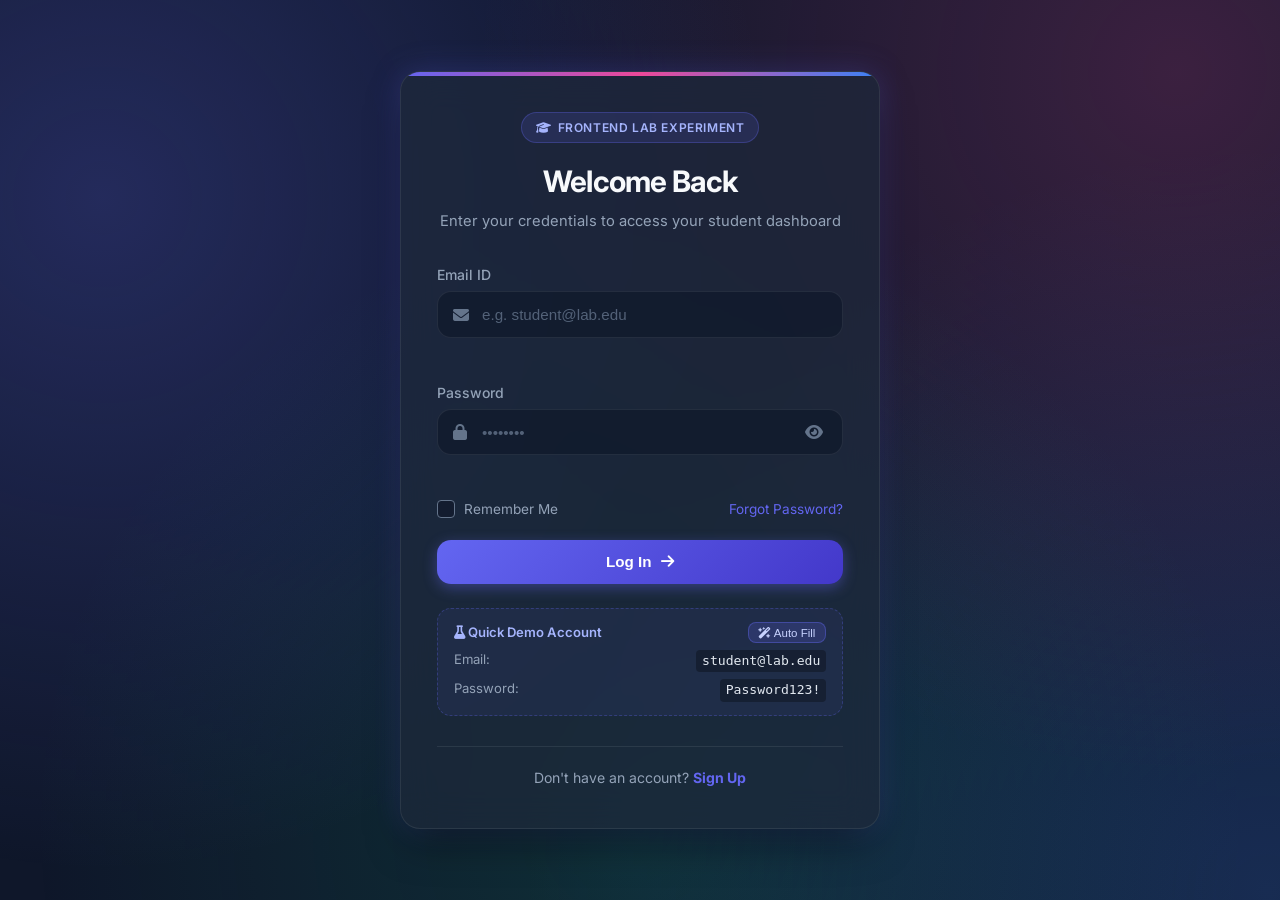
<file: index.html>
<!DOCTYPE html>
<html lang="en">
<head>
  <meta charset="UTF-8">
  <meta name="viewport" content="width=device-width, initial-scale=1.0">
  <title>Frontend Development Frameworks - Lab Experiment</title>
  <link rel="preconnect" href="https://fonts.googleapis.com">
  <link rel="preconnect" href="https://fonts.gstatic.com" crossorigin>
  <link href="https://fonts.googleapis.com/css2?family=Inter:wght@400;600;700&display=swap" rel="stylesheet">
  <link rel="stylesheet" href="css/style.css">
  <script>
    (function() {
      // Check for active user session
      const session = sessionStorage.getItem('lab_current_session') || localStorage.getItem('lab_current_session');
      if (session) {
        window.location.replace('dashboard.html');
      } else {
        window.location.replace('login.html');
      }
    })();
  </script>
</head>
<body style="display: flex; align-items: center; justify-content: center; min-height: 100vh; text-align: center; padding: 2rem;">
  <div class="auth-card" style="max-width: 420px; text-align: center;">
    <h2 style="margin-bottom: 0.5rem;">Frontend Frameworks Lab</h2>
    <p style="color: var(--text-secondary); margin-bottom: 1.5rem; font-size: 0.9rem;">
      Redirecting you to the authentication portal...
    </p>
    <div style="display: flex; gap: 0.75rem; justify-content: center;">
      <a href="login.html" class="btn btn-primary" style="width: auto;">Go to Login</a>
      <a href="signup.html" class="btn btn-secondary" style="width: auto;">Go to Sign Up</a>
    </div>
  </div>
</body>
</html>
</file>
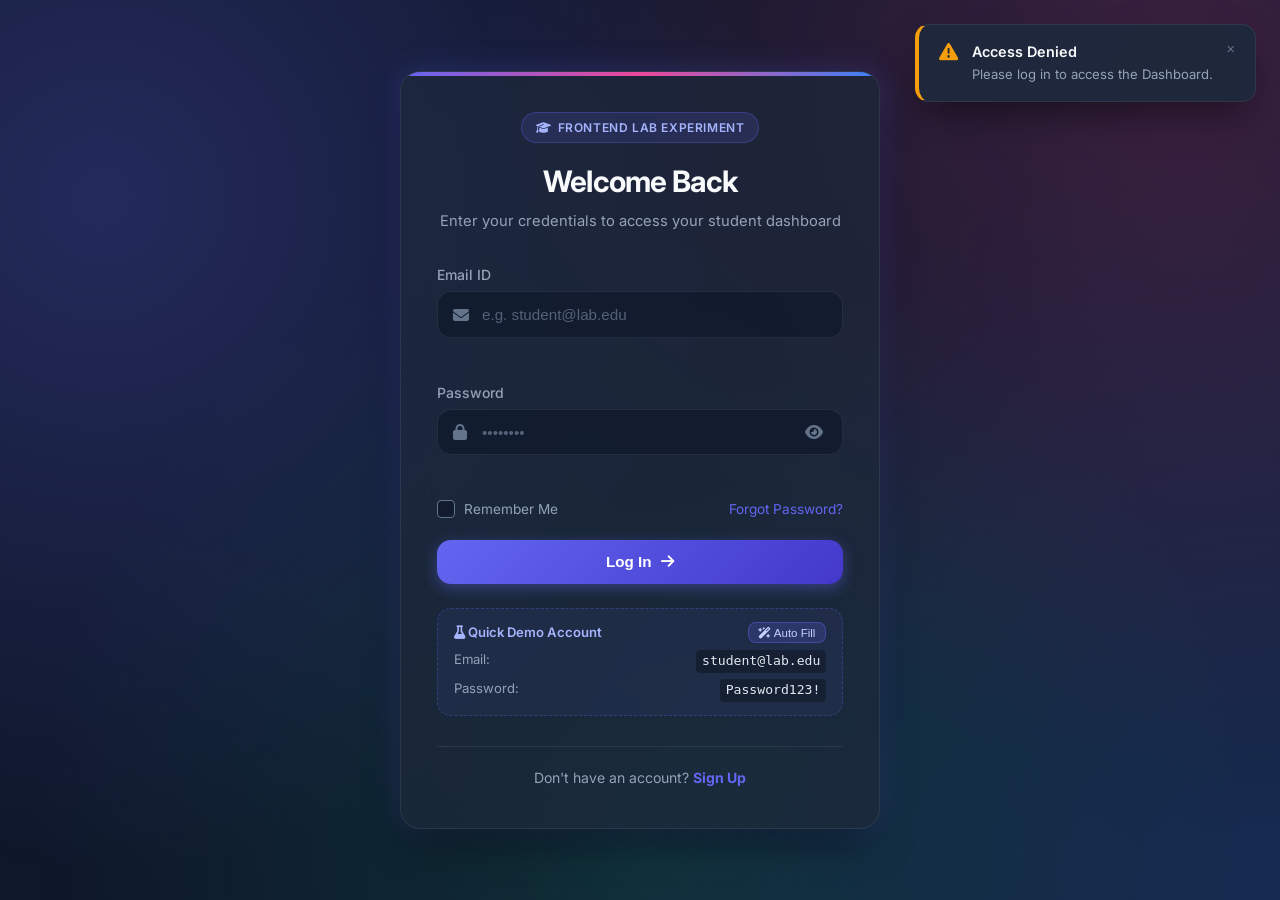
<file: dashboard.html>
<!DOCTYPE html>
<html lang="en">
<head>
  <meta charset="UTF-8">
  <meta name="viewport" content="width=device-width, initial-scale=1.0">
  <title>Dashboard - Student Portal</title>
  <!-- Google Fonts: Inter -->
  <link rel="preconnect" href="https://fonts.googleapis.com">
  <link rel="preconnect" href="https://fonts.gstatic.com" crossorigin>
  <link href="https://fonts.googleapis.com/css2?family=Inter:wght@400;500;600;700;800&display=swap" rel="stylesheet">
  <!-- Font Awesome 6.5.1 CDN -->
  <link rel="stylesheet" href="https://cdnjs.cloudflare.com/ajax/libs/font-awesome/6.5.1/css/all.min.css">
  <!-- Custom Stylesheet -->
  <link rel="stylesheet" href="css/style.css">
  <!-- Immediate Auth Guard to avoid content flash -->
  <script>
    (function() {
      const session = sessionStorage.getItem('lab_current_session') || localStorage.getItem('lab_current_session');
      if (!session) {
        window.location.replace('login.html?reason=unauthorized');
      }
    })();
  </script>
</head>
<body class="dashboard-wrapper">

  <!-- Toast Notification Container -->
  <div id="toast-container" class="toast-container"></div>

  <!-- Navigation Bar -->
  <nav class="dashboard-nav">
    <div class="nav-container">
      <div class="nav-brand">
        <div class="brand-icon">
          <i class="fa-solid fa-graduation-cap"></i>
        </div>
        <div>
          <div class="brand-title">LabPortal</div>
          <div class="brand-tag">Frontend Frameworks Lab • Exp 01</div>
        </div>
      </div>

      <div class="nav-actions">
        <div class="user-pill">
          <div class="user-avatar-sm" id="user-avatar-sm">U</div>
          <span class="user-name-sm" id="user-header-name">Loading...</span>
        </div>
        <button class="btn-nav-logout action-logout" title="Log Out">
          <i class="fa-solid fa-arrow-right-from-bracket"></i>
          <span>Logout</span>
        </button>
      </div>
    </div>
  </nav>

  <!-- Main Content -->
  <main class="dashboard-main">
    
    <!-- Welcome Banner -->
    <section class="welcome-banner">
      <div class="welcome-text">
        <h1>Welcome, <span id="welcome-user-name" style="color: #a5b4fc;">Student</span>! 👋</h1>
        <p>You have successfully authenticated into the Frontend Development Frameworks lab application. All state and session data are synchronized with browser Local Storage.</p>
        <div class="welcome-badge-group">
          <span class="status-badge live-pulse">
            Session Active
          </span>
          <span class="status-badge" style="background: rgba(99, 102, 241, 0.15); border-color: rgba(99, 102, 241, 0.3); color: #a5b4fc;">
            <i class="fa-solid fa-database"></i> LocalStorage Connected
          </span>
          <span class="status-badge" style="background: rgba(236, 72, 153, 0.15); border-color: rgba(236, 72, 153, 0.3); color: #f472b6;">
            <i class="fa-solid fa-shield-halved"></i> Route Guard Protected
          </span>
        </div>
      </div>
    </section>

    <!-- Stat Cards Grid -->
    <section class="stats-grid">
      
      <div class="stat-card">
        <div class="stat-icon">
          <i class="fa-solid fa-stopwatch"></i>
        </div>
        <div class="stat-info">
          <h3>Session Active Time</h3>
          <div class="stat-value" id="stat-session-timer">00m 00s</div>
        </div>
      </div>

      <div class="stat-card">
        <div class="stat-icon success">
          <i class="fa-solid fa-user-check"></i>
        </div>
        <div class="stat-info">
          <h3>Authentication Status</h3>
          <div class="stat-value" style="color: #10b981; font-size: 1.25rem;">Verified</div>
        </div>
      </div>

      <div class="stat-card">
        <div class="stat-icon info">
          <i class="fa-solid fa-users"></i>
        </div>
        <div class="stat-info">
          <h3>Total Registered Users</h3>
          <div class="stat-value" id="stat-total-users">1</div>
        </div>
      </div>

      <div class="stat-card">
        <div class="stat-icon accent">
          <i class="fa-solid fa-clock"></i>
        </div>
        <div class="stat-info">
          <h3>Last Login Time</h3>
          <div class="stat-value" id="stat-last-login" style="font-size: 1.25rem;">--:--</div>
        </div>
      </div>

    </section>

    <!-- Detailed Content Grid -->
    <section class="dashboard-grid">
      
      <!-- User Profile Card -->
      <div class="content-card">
        <div class="card-heading">
          <span><i class="fa-solid fa-id-card"></i> Student Profile</span>
          <span class="status-badge" style="font-size: 0.72rem;">Demo Account</span>
        </div>

        <div class="profile-avatar-big" id="user-avatar-lg">U</div>

        <div class="profile-details-list">
          <div class="profile-detail-row">
            <span class="detail-label"><i class="fa-solid fa-user"></i> Full Name</span>
            <span class="detail-val" id="detail-user-name">Loading...</span>
          </div>

          <div class="profile-detail-row">
            <span class="detail-label"><i class="fa-solid fa-envelope"></i> Email Address</span>
            <span class="detail-val" id="detail-user-email">Loading...</span>
          </div>

          <div class="profile-detail-row">
            <span class="detail-label"><i class="fa-solid fa-fingerprint"></i> User ID</span>
            <span class="detail-val" id="detail-user-id" style="font-family: monospace; font-size: 0.8rem;">Loading...</span>
          </div>

          <div class="profile-detail-row">
            <span class="detail-label"><i class="fa-solid fa-calendar-days"></i> Member Since</span>
            <span class="detail-val" id="detail-user-joined">Loading...</span>
          </div>
        </div>

        <div class="card-actions-row">
          <button type="button" class="btn btn-secondary" id="btn-inspect-storage" style="flex: 1;">
            <i class="fa-solid fa-database"></i> Inspect Storage
          </button>
          <button type="button" class="btn btn-danger action-logout" style="flex: 1;">
            <i class="fa-solid fa-power-off"></i> Logout
          </button>
        </div>
      </div>

      <!-- Recent Lab Activity & Security Info -->
      <div class="content-card">
        <div class="card-heading">
          <span><i class="fa-solid fa-clock-rotate-left"></i> Session & Audit Activity</span>
          <span style="font-size: 0.75rem; color: var(--text-muted);">Real-time log</span>
        </div>

        <div class="activity-list" id="activity-list">
          <!-- Dynamically populated from JS -->
        </div>

        <div style="margin-top: 1.5rem; padding: 1rem; background: rgba(15, 23, 42, 0.5); border-radius: var(--radius-md); border: 1px solid var(--border-color);">
          <div style="font-weight: 600; font-size: 0.88rem; margin-bottom: 0.35rem; color: #a5b4fc;">
            <i class="fa-solid fa-circle-check"></i> Lab Experiment Features Completed:
          </div>
          <ul style="font-size: 0.8rem; color: var(--text-secondary); padding-left: 1.25rem; line-height: 1.6;">
            <li>Form validation: Email regex, required fields, and password matching</li>
            <li>Password visibility toggles and dynamic strength meter</li>
            <li>Local Storage data persistence for user registries and active sessions</li>
            <li>Route guard preventing unauthenticated access to dashboard.html</li>
            <li>Complete responsive layout for mobile, tablet, and desktop screens</li>
          </ul>
        </div>
      </div>

    </section>

  </main>

  <!-- Storage Inspector Modal for Lab Viva Demo -->
  <div id="inspector-modal" class="modal-overlay" role="dialog" aria-modal="true">
    <div class="modal-dialog" style="max-width: 650px;">
      <div class="modal-header">
        <h3 class="modal-title"><i class="fa-solid fa-database"></i> LocalStorage Inspector</h3>
        <button type="button" class="modal-close" id="inspector-close-btn">&times;</button>
      </div>
      <p style="font-size: 0.82rem; color: var(--text-secondary); margin-bottom: 0.75rem;">
        This real-time snapshot shows all keys stored in <code>window.localStorage</code> and <code>window.sessionStorage</code>.
      </p>
      <pre id="storage-json-view" style="background: #0f172a; padding: 1rem; border-radius: 8px; border: 1px solid var(--border-color); color: #38bdf8; font-size: 0.78rem; max-height: 320px; overflow-y: auto; white-space: pre-wrap; font-family: monospace;"></pre>
      <div style="margin-top: 1rem; display: flex; justify-content: space-between; align-items: center;">
        <button type="button" class="btn btn-secondary" id="btn-clear-all-demo" style="width: auto; font-size: 0.8rem; color: #f87171;">
          <i class="fa-solid fa-trash"></i> Reset Demo Data
        </button>
        <button type="button" class="btn btn-primary" onclick="document.getElementById('inspector-modal').classList.remove('active')" style="width: auto; font-size: 0.85rem;">
          Close
        </button>
      </div>
    </div>
  </div>

  <!-- Dashboard Footer -->
  <footer class="dashboard-footer">
    <p>Frontend Development Frameworks • Lab Experiment Project • Developed with HTML5, CSS3, JavaScript &amp; LocalStorage</p>
  </footer>

  <!-- Scripts -->
  <script src="js/auth.js"></script>
  <script src="js/dashboard.js"></script>
</body>
</html>
</file>
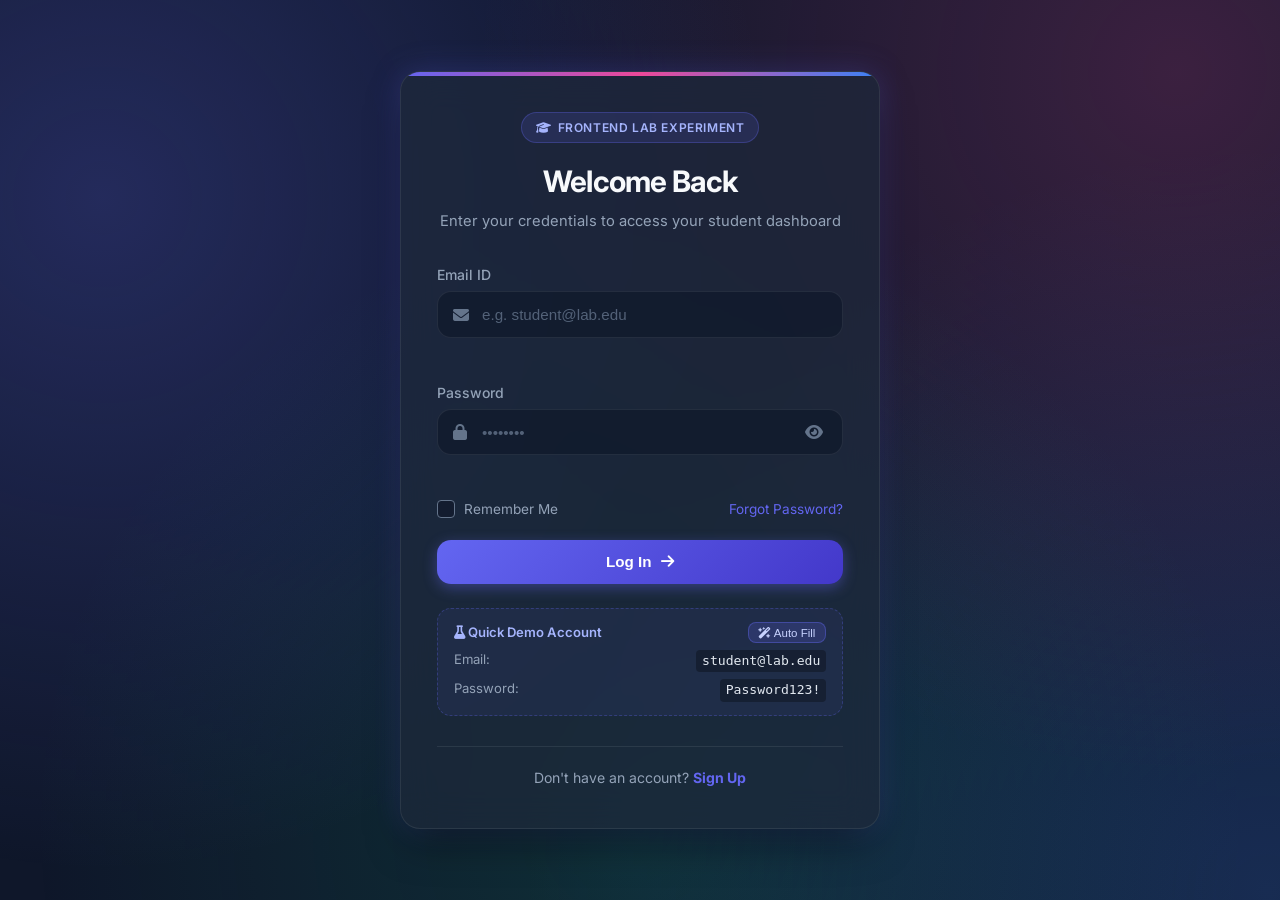
<file: login.html>
<!DOCTYPE html>
<html lang="en">
<head>
  <meta charset="UTF-8">
  <meta name="viewport" content="width=device-width, initial-scale=1.0">
  <title>Login - Frontend Development Frameworks Lab</title>
  <!-- Google Fonts: Inter -->
  <link rel="preconnect" href="https://fonts.googleapis.com">
  <link rel="preconnect" href="https://fonts.gstatic.com" crossorigin>
  <link href="https://fonts.googleapis.com/css2?family=Inter:wght@400;500;600;700;800&display=swap" rel="stylesheet">
  <!-- Font Awesome 6.5.1 CDN for crisp modern icons -->
  <link rel="stylesheet" href="https://cdnjs.cloudflare.com/ajax/libs/font-awesome/6.5.1/css/all.min.css">
  <!-- Custom Stylesheet -->
  <link rel="stylesheet" href="css/style.css">
</head>
<body>

  <!-- Toast Notification Container -->
  <div id="toast-container" class="toast-container"></div>

  <main class="auth-wrapper">
    <div class="auth-card">
      
      <!-- Card Header -->
      <div class="card-header">
        <div class="lab-badge">
          <i class="fa-solid fa-graduation-cap"></i> Frontend Lab Experiment
        </div>
        <h1 class="card-title">Welcome Back</h1>
        <p class="card-subtitle">Enter your credentials to access your student dashboard</p>
      </div>

      <!-- Login Form -->
      <form id="login-form" class="auth-form" novalidate>
        
        <!-- Email Field -->
        <div class="form-group">
          <label for="login-email" class="form-label">Email ID</label>
          <div class="input-container">
            <input 
              type="email" 
              id="login-email" 
              name="email" 
              class="form-input" 
              placeholder="e.g. student@lab.edu"
              autocomplete="email"
              required
            >
            <i class="fa-solid fa-envelope input-icon"></i>
          </div>
          <div id="login-email-feedback" class="input-feedback"></div>
        </div>

        <!-- Password Field -->
        <div class="form-group">
          <label for="login-password" class="form-label">Password</label>
          <div class="input-container">
            <input 
              type="password" 
              id="login-password" 
              name="password" 
              class="form-input" 
              placeholder="••••••••"
              autocomplete="current-password"
              required
            >
            <i class="fa-solid fa-lock input-icon"></i>
            <button 
              type="button" 
              class="toggle-password" 
              data-target="login-password" 
              aria-label="Toggle password visibility"
            >
              <i class="fa-solid fa-eye"></i>
            </button>
          </div>
          <div id="login-password-feedback" class="input-feedback"></div>
        </div>

        <!-- Remember Me & Forgot Password -->
        <div class="form-actions-row">
          <label class="checkbox-container">
            <input type="checkbox" id="remember-me" name="rememberMe">
            <span>Remember Me</span>
          </label>
          <a href="#" id="forgot-password-link" class="forgot-link">Forgot Password?</a>
        </div>

        <!-- Submit Button -->
        <button type="submit" class="btn btn-primary" id="btn-login">
          <span>Log In</span>
          <i class="fa-solid fa-arrow-right"></i>
        </button>

      </form>

      <!-- Demo Credentials Helper Card -->
      <div class="demo-credentials-box">
        <div class="demo-header">
          <span><i class="fa-solid fa-flask"></i> Quick Demo Account</span>
          <button type="button" class="btn-demo-fill" id="fill-demo-btn">
            <i class="fa-solid fa-wand-magic-sparkles"></i> Auto Fill
          </button>
        </div>
        <div class="demo-item">
          <span>Email:</span>
          <code>student@lab.edu</code>
        </div>
        <div class="demo-item">
          <span>Password:</span>
          <code>Password123!</code>
        </div>
      </div>

      <!-- Card Footer -->
      <div class="card-footer">
        Don't have an account? 
        <a href="signup.html"><strong>Sign Up</strong></a>
      </div>

    </div>
  </main>

  <!-- Forgot Password Interactive Modal -->
  <div id="forgot-password-modal" class="modal-overlay" role="dialog" aria-modal="true">
    <div class="modal-dialog">
      <div class="modal-header">
        <h3 class="modal-title"><i class="fa-solid fa-key"></i> Reset Password</h3>
        <button type="button" class="modal-close" id="modal-close-btn">&times;</button>
      </div>
      <p style="font-size: 0.85rem; color: var(--text-secondary); margin-bottom: 1.25rem;">
        Enter your registered email address and choose a new password. The record will be updated in Local Storage.
      </p>
      <form id="forgot-password-form" class="auth-form" novalidate>
        <div class="form-group">
          <label for="reset-email" class="form-label">Registered Email</label>
          <div class="input-container">
            <input type="email" id="reset-email" class="form-input" placeholder="student@lab.edu" required>
            <i class="fa-solid fa-envelope input-icon"></i>
          </div>
        </div>
        <div class="form-group">
          <label for="reset-new-password" class="form-label">New Password</label>
          <div class="input-container">
            <input type="password" id="reset-new-password" class="form-input" placeholder="Min 6 characters" required>
            <i class="fa-solid fa-lock input-icon"></i>
          </div>
        </div>
        <button type="submit" class="btn btn-primary" style="margin-top: 0.5rem;">
          <i class="fa-solid fa-check"></i> Save New Password
        </button>
      </form>
    </div>
  </div>

  <!-- Scripts -->
  <script src="js/auth.js"></script>
  <script>
    document.addEventListener('DOMContentLoaded', () => {
      // If already logged in, offer quick jump to dashboard
      const session = window.LabAuth.getCurrentSession();
      if (session) {
        window.LabAuth.showToast(
          'Active Session Found',
          `You are already signed in as ${session.name}. <a href="dashboard.html" style="color:#a5b4fc;text-decoration:underline;">Go to Dashboard</a>`,
          'info',
          6000
        );
      }
      window.LabAuth.initLoginPage();
    });
  </script>
</body>
</html>
</file>
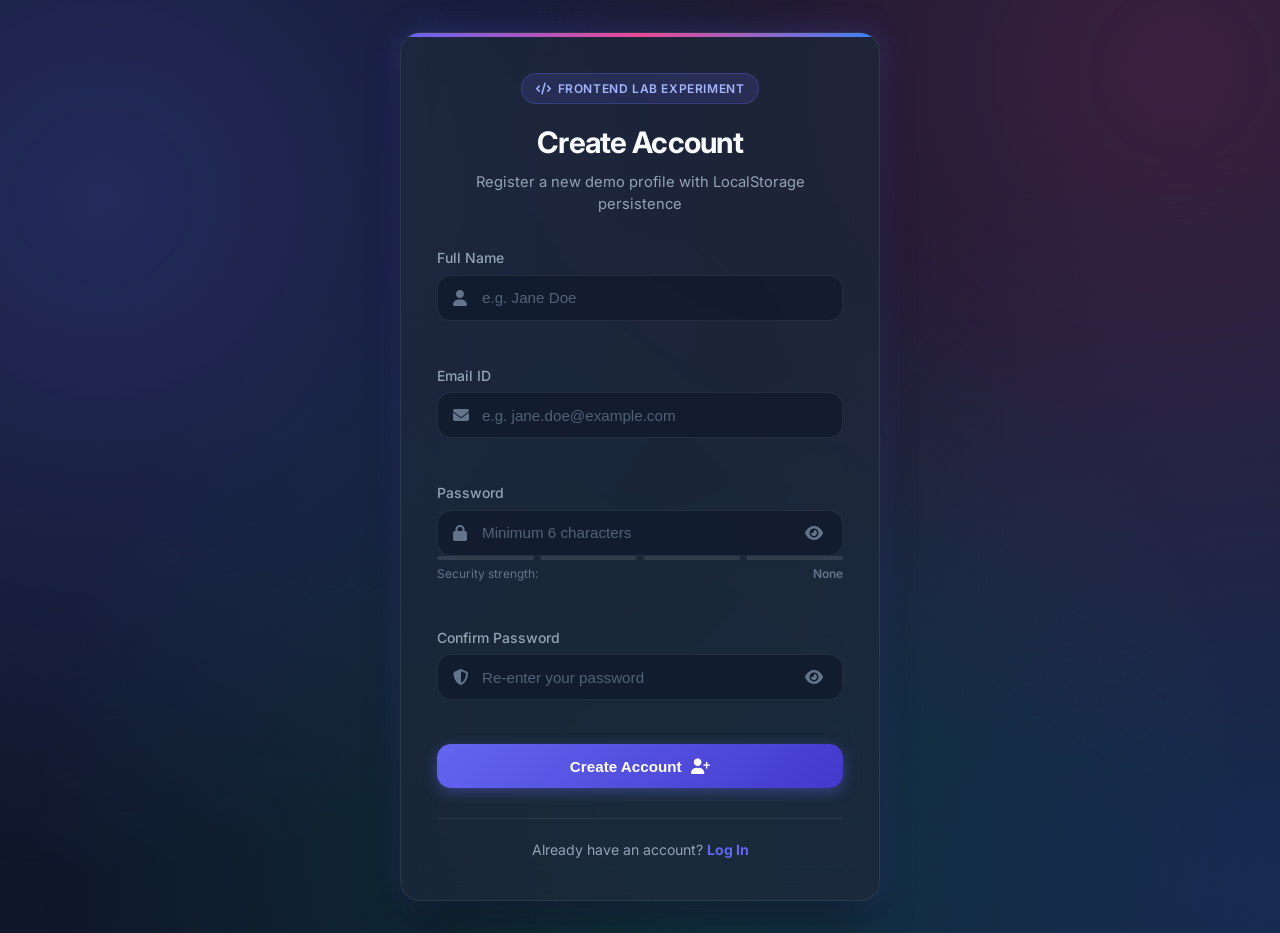
<file: signup.html>
<!DOCTYPE html>
<html lang="en">
<head>
  <meta charset="UTF-8">
  <meta name="viewport" content="width=device-width, initial-scale=1.0">
  <title>Sign Up - Frontend Development Frameworks Lab</title>
  <!-- Google Fonts: Inter -->
  <link rel="preconnect" href="https://fonts.googleapis.com">
  <link rel="preconnect" href="https://fonts.gstatic.com" crossorigin>
  <link href="https://fonts.googleapis.com/css2?family=Inter:wght@400;500;600;700;800&display=swap" rel="stylesheet">
  <!-- Font Awesome 6.5.1 CDN -->
  <link rel="stylesheet" href="https://cdnjs.cloudflare.com/ajax/libs/font-awesome/6.5.1/css/all.min.css">
  <!-- Custom Stylesheet -->
  <link rel="stylesheet" href="css/style.css">
</head>
<body>

  <!-- Toast Notification Container -->
  <div id="toast-container" class="toast-container"></div>

  <main class="auth-wrapper">
    <div class="auth-card">
      
      <!-- Card Header -->
      <div class="card-header">
        <div class="lab-badge">
          <i class="fa-solid fa-code"></i> Frontend Lab Experiment
        </div>
        <h1 class="card-title">Create Account</h1>
        <p class="card-subtitle">Register a new demo profile with LocalStorage persistence</p>
      </div>

      <!-- Signup Form -->
      <form id="signup-form" class="auth-form" novalidate>
        
        <!-- Full Name Field -->
        <div class="form-group">
          <label for="signup-name" class="form-label">Full Name</label>
          <div class="input-container">
            <input 
              type="text" 
              id="signup-name" 
              name="fullname" 
              class="form-input" 
              placeholder="e.g. Jane Doe"
              autocomplete="name"
              required
            >
            <i class="fa-solid fa-user input-icon"></i>
          </div>
          <div id="name-feedback" class="input-feedback"></div>
        </div>

        <!-- Email Field -->
        <div class="form-group">
          <label for="signup-email" class="form-label">Email ID</label>
          <div class="input-container">
            <input 
              type="email" 
              id="signup-email" 
              name="email" 
              class="form-input" 
              placeholder="e.g. jane.doe@example.com"
              autocomplete="email"
              required
            >
            <i class="fa-solid fa-envelope input-icon"></i>
          </div>
          <div id="email-feedback" class="input-feedback"></div>
        </div>

        <!-- Password Field -->
        <div class="form-group">
          <label for="signup-password" class="form-label">Password</label>
          <div class="input-container">
            <input 
              type="password" 
              id="signup-password" 
              name="password" 
              class="form-input" 
              placeholder="Minimum 6 characters"
              autocomplete="new-password"
              required
            >
            <i class="fa-solid fa-lock input-icon"></i>
            <button 
              type="button" 
              class="toggle-password" 
              data-target="signup-password" 
              aria-label="Toggle password visibility"
            >
              <i class="fa-solid fa-eye"></i>
            </button>
          </div>
          
          <!-- Password Strength Indicator -->
          <div class="strength-meter">
            <div class="strength-bars">
              <span class="strength-bar"></span>
              <span class="strength-bar"></span>
              <span class="strength-bar"></span>
              <span class="strength-bar"></span>
            </div>
            <div class="strength-text">
              <span>Security strength:</span>
              <span id="strength-level-text" style="font-weight: 600;">None</span>
            </div>
          </div>

          <div id="password-feedback" class="input-feedback"></div>
        </div>

        <!-- Confirm Password Field -->
        <div class="form-group">
          <label for="signup-confirm-password" class="form-label">Confirm Password</label>
          <div class="input-container">
            <input 
              type="password" 
              id="signup-confirm-password" 
              name="confirmPassword" 
              class="form-input" 
              placeholder="Re-enter your password"
              autocomplete="new-password"
              required
            >
            <i class="fa-solid fa-shield-halved input-icon"></i>
            <button 
              type="button" 
              class="toggle-password" 
              data-target="signup-confirm-password" 
              aria-label="Toggle confirm password visibility"
            >
              <i class="fa-solid fa-eye"></i>
            </button>
          </div>
          <div id="confirm-feedback" class="input-feedback"></div>
        </div>

        <!-- Submit Button -->
        <button type="submit" class="btn btn-primary" id="btn-signup">
          <span>Create Account</span>
          <i class="fa-solid fa-user-plus"></i>
        </button>

      </form>

      <!-- Card Footer -->
      <div class="card-footer">
        Already have an account? 
        <a href="login.html"><strong>Log In</strong></a>
      </div>

    </div>
  </main>

  <!-- Scripts -->
  <script src="js/auth.js"></script>
  <script>
    document.addEventListener('DOMContentLoaded', () => {
      window.LabAuth.initSignupPage();
    });
  </script>
</body>
</html>
</file>
<file: css/style.css>
/* ==========================================================================
   Frontend Development Frameworks Lab - Authentication System
   Core Stylesheet (Responsive, Glassmorphic Gradient Theme)
   ========================================================================== */

:root {
  --primary: #6366f1;
  --primary-hover: #4f46e5;
  --primary-light: rgba(99, 102, 241, 0.15);
  --primary-glow: rgba(99, 102, 241, 0.35);

  --accent: #ec4899;
  --accent-hover: #db2777;

  --success: #10b981;
  --success-bg: rgba(16, 185, 129, 0.12);
  --warning: #f59e0b;
  --warning-bg: rgba(245, 158, 11, 0.12);
  --danger: #ef4444;
  --danger-bg: rgba(239, 68, 68, 0.12);
  --info: #3b82f6;

  --bg-dark: #0f172a;
  --bg-card: rgba(30, 41, 59, 0.72);
  --bg-card-hover: rgba(30, 41, 59, 0.88);
  --bg-input: rgba(15, 23, 42, 0.65);
  --bg-input-focus: rgba(15, 23, 42, 0.9);

  --text-primary: #f8fafc;
  --text-secondary: #94a3b8;
  --text-muted: #64748b;

  --border-color: rgba(255, 255, 255, 0.08);
  --border-focus: rgba(99, 102, 241, 0.6);

  --shadow-sm: 0 4px 6px -1px rgba(0, 0, 0, 0.2);
  --shadow-md: 0 10px 25px -5px rgba(0, 0, 0, 0.4);
  --shadow-lg: 0 20px 40px -10px rgba(0, 0, 0, 0.5);
  --shadow-glow: 0 0 30px rgba(99, 102, 241, 0.25);

  --radius-sm: 8px;
  --radius-md: 14px;
  --radius-lg: 20px;
  --radius-full: 9999px;

  --transition-fast: 0.2s cubic-bezier(0.4, 0, 0.2, 1);
  --transition-normal: 0.3s cubic-bezier(0.4, 0, 0.2, 1);
}

/* --------------------------------------------------------------------------
   Global Reset & Base Styles
   -------------------------------------------------------------------------- */
* {
  margin: 0;
  padding: 0;
  box-sizing: border-box;
}

body {
  font-family: 'Inter', -apple-system, BlinkMacSystemFont, 'Segoe UI', Roboto, Helvetica, Arial, sans-serif;
  background-color: var(--bg-dark);
  color: var(--text-primary);
  min-height: 100vh;
  line-height: 1.5;
  display: flex;
  flex-direction: column;
  overflow-x: hidden;
  position: relative;
}

/* Background animated gradient mesh */
body::before {
  content: '';
  position: fixed;
  top: -20%;
  left: -20%;
  width: 140%;
  height: 140%;
  background: radial-gradient(circle at 20% 30%, rgba(99, 102, 241, 0.25) 0%, transparent 40%),
              radial-gradient(circle at 80% 20%, rgba(236, 72, 153, 0.2) 0%, transparent 40%),
              radial-gradient(circle at 50% 80%, rgba(16, 185, 129, 0.15) 0%, transparent 45%),
              radial-gradient(circle at 85% 85%, rgba(59, 130, 246, 0.2) 0%, transparent 40%);
  z-index: -1;
  pointer-events: none;
  animation: bgPulse 20s ease-in-out infinite alternate;
}

@keyframes bgPulse {
  0% { transform: scale(1) rotate(0deg); }
  50% { transform: scale(1.05) rotate(1.5deg); }
  100% { transform: scale(1) rotate(0deg); }
}

a {
  color: var(--primary);
  text-decoration: none;
  transition: color var(--transition-fast);
}

a:hover {
  color: #818cf8;
  text-decoration: underline;
}

/* --------------------------------------------------------------------------
   Layout Containers
   -------------------------------------------------------------------------- */
.auth-wrapper {
  min-height: 100vh;
  display: flex;
  align-items: center;
  justify-content: center;
  padding: 2rem 1.25rem;
}

.auth-card {
  width: 100%;
  max-width: 480px;
  background: var(--bg-card);
  backdrop-filter: blur(18px);
  -webkit-backdrop-filter: blur(18px);
  border: 1px solid var(--border-color);
  border-radius: var(--radius-lg);
  padding: 2.5rem 2.25rem;
  box-shadow: var(--shadow-lg), var(--shadow-glow);
  position: relative;
  overflow: hidden;
  animation: cardFadeUp 0.6s cubic-bezier(0.16, 1, 0.3, 1) forwards;
}

.auth-card::before {
  content: '';
  position: absolute;
  top: 0;
  left: 0;
  right: 0;
  height: 4px;
  background: linear-gradient(90deg, var(--primary), var(--accent), var(--info));
}

@keyframes cardFadeUp {
  from {
    opacity: 0;
    transform: translateY(24px) scale(0.98);
  }
  to {
    opacity: 1;
    transform: translateY(0) scale(1);
  }
}

/* Header & Badges */
.card-header {
  text-align: center;
  margin-bottom: 2rem;
}

.lab-badge {
  display: inline-flex;
  align-items: center;
  gap: 0.4rem;
  padding: 0.35rem 0.85rem;
  background: var(--primary-light);
  border: 1px solid rgba(99, 102, 241, 0.3);
  border-radius: var(--radius-full);
  color: #a5b4fc;
  font-size: 0.75rem;
  font-weight: 600;
  letter-spacing: 0.05em;
  text-transform: uppercase;
  margin-bottom: 1rem;
}

.card-title {
  font-size: 1.85rem;
  font-weight: 700;
  letter-spacing: -0.025em;
  color: var(--text-primary);
  margin-bottom: 0.4rem;
}

.card-subtitle {
  font-size: 0.92rem;
  color: var(--text-secondary);
}

/* --------------------------------------------------------------------------
   Form Styles
   -------------------------------------------------------------------------- */
.auth-form {
  display: flex;
  flex-direction: column;
  gap: 1.25rem;
}

.form-group {
  display: flex;
  flex-direction: column;
  gap: 0.4rem;
  position: relative;
}

.form-label {
  font-size: 0.875rem;
  font-weight: 500;
  color: var(--text-secondary);
  display: flex;
  justify-content: space-between;
  align-items: center;
}

.input-container {
  position: relative;
  display: flex;
  align-items: center;
}

.input-icon {
  position: absolute;
  left: 1rem;
  color: var(--text-muted);
  font-size: 1rem;
  pointer-events: none;
  transition: color var(--transition-fast);
}

.form-input {
  width: 100%;
  padding: 0.85rem 2.85rem 0.85rem 2.75rem;
  background: var(--bg-input);
  border: 1px solid var(--border-color);
  border-radius: var(--radius-md);
  color: var(--text-primary);
  font-size: 0.95rem;
  outline: none;
  transition: all var(--transition-fast);
}

.form-input::placeholder {
  color: var(--text-muted);
  opacity: 0.8;
}

.form-input:focus {
  border-color: var(--border-focus);
  background: var(--bg-input-focus);
  box-shadow: 0 0 0 3px rgba(99, 102, 241, 0.2);
}

.form-input:focus ~ .input-icon {
  color: var(--primary);
}

/* Password Toggle Icon */
.toggle-password {
  position: absolute;
  right: 0.85rem;
  background: none;
  border: none;
  color: var(--text-muted);
  cursor: pointer;
  padding: 0.4rem;
  font-size: 1rem;
  display: flex;
  align-items: center;
  justify-content: center;
  border-radius: var(--radius-sm);
  transition: color var(--transition-fast), background var(--transition-fast);
}

.toggle-password:hover {
  color: var(--text-primary);
  background: rgba(255, 255, 255, 0.05);
}

/* Validation Feedback & Hints */
.input-feedback {
  font-size: 0.78rem;
  min-height: 1.1rem;
  display: flex;
  align-items: center;
  gap: 0.35rem;
  color: var(--danger);
  opacity: 0;
  transform: translateY(-4px);
  transition: all var(--transition-fast);
}

.input-feedback.visible {
  opacity: 1;
  transform: translateY(0);
}

.form-input.is-invalid {
  border-color: var(--danger);
  background: rgba(239, 68, 68, 0.05);
}

.form-input.is-invalid:focus {
  box-shadow: 0 0 0 3px rgba(239, 68, 68, 0.2);
}

.form-input.is-valid {
  border-color: var(--success);
}

/* Password Strength Indicator */
.strength-meter {
  display: flex;
  flex-direction: column;
  gap: 0.3rem;
  margin-top: -0.4rem;
}

.strength-bars {
  display: flex;
  gap: 0.35rem;
  height: 4px;
}

.strength-bar {
  flex: 1;
  height: 100%;
  background: rgba(255, 255, 255, 0.1);
  border-radius: var(--radius-full);
  transition: background var(--transition-fast);
}

.strength-text {
  font-size: 0.75rem;
  color: var(--text-muted);
  display: flex;
  justify-content: space-between;
}

/* Form Actions Row (Remember me & Forgot Password) */
.form-actions-row {
  display: flex;
  align-items: center;
  justify-content: space-between;
  font-size: 0.85rem;
}

.checkbox-container {
  display: flex;
  align-items: center;
  gap: 0.55rem;
  cursor: pointer;
  user-select: none;
  color: var(--text-secondary);
}

.checkbox-container input[type="checkbox"] {
  appearance: none;
  -webkit-appearance: none;
  width: 18px;
  height: 18px;
  border: 1.5px solid var(--text-muted);
  border-radius: 4px;
  background: var(--bg-input);
  cursor: pointer;
  display: grid;
  place-content: center;
  transition: all var(--transition-fast);
}

.checkbox-container input[type="checkbox"]::before {
  content: "\f00c";
  font-family: "Font Awesome 6 Free";
  font-weight: 900;
  font-size: 10px;
  color: white;
  transform: scale(0);
  transition: transform var(--transition-fast);
}

.checkbox-container input[type="checkbox"]:checked {
  background: var(--primary);
  border-color: var(--primary);
}

.checkbox-container input[type="checkbox"]:checked::before {
  transform: scale(1);
}

/* Primary Button */
.btn {
  display: inline-flex;
  align-items: center;
  justify-content: center;
  gap: 0.6rem;
  width: 100%;
  padding: 0.85rem 1.5rem;
  border-radius: var(--radius-md);
  font-size: 0.95rem;
  font-weight: 600;
  cursor: pointer;
  border: none;
  outline: none;
  transition: all var(--transition-fast);
}

.btn-primary {
  background: linear-gradient(135deg, var(--primary) 0%, #4338ca 100%);
  color: #ffffff;
  box-shadow: 0 4px 14px rgba(99, 102, 241, 0.4);
}

.btn-primary:hover {
  background: linear-gradient(135deg, #4f46e5 0%, #3730a3 100%);
  transform: translateY(-1.5px);
  box-shadow: 0 6px 20px rgba(99, 102, 241, 0.55);
}

.btn-primary:active {
  transform: translateY(0);
}

.btn-secondary {
  background: rgba(255, 255, 255, 0.08);
  color: var(--text-primary);
  border: 1px solid var(--border-color);
}

.btn-secondary:hover {
  background: rgba(255, 255, 255, 0.14);
}

.btn-danger {
  background: linear-gradient(135deg, var(--danger) 0%, #b91c1c 100%);
  color: #fff;
}

.btn-danger:hover {
  background: linear-gradient(135deg, #dc2626 0%, #991b1b 100%);
}

.btn:disabled {
  opacity: 0.6;
  cursor: not-allowed;
  transform: none !important;
}

/* Card Footer */
.card-footer {
  margin-top: 1.85rem;
  text-align: center;
  font-size: 0.88rem;
  color: var(--text-secondary);
  border-top: 1px solid var(--border-color);
  padding-top: 1.25rem;
}

/* Demo Credentials Hint Box */
.demo-credentials-box {
  margin-top: 1.5rem;
  background: rgba(99, 102, 241, 0.08);
  border: 1px dashed rgba(99, 102, 241, 0.3);
  border-radius: var(--radius-md);
  padding: 0.85rem 1rem;
  font-size: 0.82rem;
  display: flex;
  flex-direction: column;
  gap: 0.4rem;
}

.demo-header {
  display: flex;
  align-items: center;
  justify-content: space-between;
  color: #a5b4fc;
  font-weight: 600;
}

.btn-demo-fill {
  background: rgba(99, 102, 241, 0.2);
  border: 1px solid rgba(99, 102, 241, 0.4);
  color: #c7d2fe;
  font-size: 0.72rem;
  padding: 0.2rem 0.6rem;
  border-radius: var(--radius-sm);
  cursor: pointer;
  transition: all var(--transition-fast);
}

.btn-demo-fill:hover {
  background: var(--primary);
  color: white;
}

.demo-item {
  color: var(--text-secondary);
  display: flex;
  justify-content: space-between;
}

.demo-item code {
  color: #e2e8f0;
  background: rgba(0, 0, 0, 0.3);
  padding: 0.1rem 0.35rem;
  border-radius: 4px;
  font-family: monospace;
}

/* --------------------------------------------------------------------------
   Toast Notifications
   -------------------------------------------------------------------------- */
.toast-container {
  position: fixed;
  top: 1.5rem;
  right: 1.5rem;
  z-index: 9999;
  display: flex;
  flex-direction: column;
  gap: 0.75rem;
  pointer-events: none;
}

.toast {
  min-width: 300px;
  max-width: 420px;
  padding: 1rem 1.25rem;
  background: rgba(30, 41, 59, 0.95);
  backdrop-filter: blur(12px);
  border-radius: var(--radius-md);
  border: 1px solid var(--border-color);
  color: var(--text-primary);
  box-shadow: var(--shadow-lg);
  display: flex;
  align-items: flex-start;
  gap: 0.85rem;
  pointer-events: auto;
  animation: toastSlideIn 0.35s cubic-bezier(0.16, 1, 0.3, 1) forwards;
  position: relative;
  overflow: hidden;
}

@keyframes toastSlideIn {
  from {
    opacity: 0;
    transform: translateX(50px) scale(0.95);
  }
  to {
    opacity: 1;
    transform: translateX(0) scale(1);
  }
}

.toast.toast-exit {
  animation: toastSlideOut 0.3s cubic-bezier(0.16, 1, 0.3, 1) forwards;
}

@keyframes toastSlideOut {
  to {
    opacity: 0;
    transform: translateX(50px) scale(0.95);
  }
}

.toast-icon {
  font-size: 1.2rem;
  margin-top: 0.1rem;
}

.toast-content {
  flex: 1;
}

.toast-title {
  font-size: 0.9rem;
  font-weight: 600;
  margin-bottom: 0.15rem;
}

.toast-message {
  font-size: 0.82rem;
  color: var(--text-secondary);
}

.toast-close {
  background: none;
  border: none;
  color: var(--text-muted);
  cursor: pointer;
  font-size: 0.9rem;
}

.toast-close:hover {
  color: var(--text-primary);
}

.toast-success {
  border-left: 4px solid var(--success);
}
.toast-success .toast-icon {
  color: var(--success);
}

.toast-danger {
  border-left: 4px solid var(--danger);
}
.toast-danger .toast-icon {
  color: var(--danger);
}

.toast-warning {
  border-left: 4px solid var(--warning);
}
.toast-warning .toast-icon {
  color: var(--warning);
}

.toast-info {
  border-left: 4px solid var(--info);
}
.toast-info .toast-icon {
  color: var(--info);
}

/* --------------------------------------------------------------------------
   Modal Dialog (Forgot Password & Data Inspector)
   -------------------------------------------------------------------------- */
.modal-overlay {
  position: fixed;
  inset: 0;
  background: rgba(0, 0, 0, 0.7);
  backdrop-filter: blur(8px);
  display: flex;
  align-items: center;
  justify-content: center;
  padding: 1.25rem;
  z-index: 999;
  opacity: 0;
  visibility: hidden;
  transition: all var(--transition-normal);
}

.modal-overlay.active {
  opacity: 1;
  visibility: visible;
}

.modal-dialog {
  width: 100%;
  max-width: 440px;
  background: #1e293b;
  border: 1px solid var(--border-color);
  border-radius: var(--radius-lg);
  padding: 2rem;
  box-shadow: var(--shadow-lg);
  transform: scale(0.95) translateY(10px);
  transition: all var(--transition-normal);
}

.modal-overlay.active .modal-dialog {
  transform: scale(1) translateY(0);
}

.modal-header {
  display: flex;
  align-items: center;
  justify-content: space-between;
  margin-bottom: 1.25rem;
}

.modal-title {
  font-size: 1.25rem;
  font-weight: 700;
}

.modal-close {
  background: none;
  border: none;
  color: var(--text-muted);
  font-size: 1.25rem;
  cursor: pointer;
  transition: color var(--transition-fast);
}

.modal-close:hover {
  color: var(--text-primary);
}

/* --------------------------------------------------------------------------
   Dashboard Styles
   -------------------------------------------------------------------------- */
.dashboard-wrapper {
  min-height: 100vh;
  display: flex;
  flex-direction: column;
}

.dashboard-nav {
  background: rgba(15, 23, 42, 0.85);
  backdrop-filter: blur(16px);
  border-bottom: 1px solid var(--border-color);
  position: sticky;
  top: 0;
  z-index: 100;
}

.nav-container {
  max-width: 1200px;
  margin: 0 auto;
  padding: 0.9rem 1.5rem;
  display: flex;
  align-items: center;
  justify-content: space-between;
}

.nav-brand {
  display: flex;
  align-items: center;
  gap: 0.75rem;
}

.brand-icon {
  width: 38px;
  height: 38px;
  border-radius: 10px;
  background: linear-gradient(135deg, var(--primary), var(--accent));
  display: flex;
  align-items: center;
  justify-content: center;
  color: white;
  font-size: 1.15rem;
  box-shadow: var(--shadow-sm);
}

.brand-title {
  font-size: 1.15rem;
  font-weight: 700;
  color: var(--text-primary);
  line-height: 1.2;
}

.brand-tag {
  font-size: 0.72rem;
  color: var(--text-muted);
  letter-spacing: 0.04em;
}

.nav-actions {
  display: flex;
  align-items: center;
  gap: 1rem;
}

.user-pill {
  display: flex;
  align-items: center;
  gap: 0.65rem;
  background: rgba(255, 255, 255, 0.05);
  border: 1px solid var(--border-color);
  padding: 0.35rem 0.85rem;
  border-radius: var(--radius-full);
}

.user-avatar-sm {
  width: 28px;
  height: 28px;
  border-radius: var(--radius-full);
  background: linear-gradient(135deg, var(--primary), var(--accent));
  color: white;
  font-size: 0.75rem;
  font-weight: 700;
  display: grid;
  place-content: center;
}

.user-name-sm {
  font-size: 0.85rem;
  font-weight: 500;
  color: var(--text-primary);
}

.btn-nav-logout {
  display: inline-flex;
  align-items: center;
  gap: 0.45rem;
  padding: 0.5rem 1rem;
  background: rgba(239, 68, 68, 0.12);
  color: #f87171;
  border: 1px solid rgba(239, 68, 68, 0.25);
  border-radius: var(--radius-md);
  font-size: 0.85rem;
  font-weight: 600;
  cursor: pointer;
  transition: all var(--transition-fast);
}

.btn-nav-logout:hover {
  background: var(--danger);
  color: white;
}

/* Dashboard Main Content */
.dashboard-main {
  max-width: 1200px;
  width: 100%;
  margin: 0 auto;
  padding: 2rem 1.5rem 3rem;
  flex: 1;
  display: flex;
  flex-direction: column;
  gap: 2rem;
}

/* Welcome Banner */
.welcome-banner {
  background: linear-gradient(135deg, rgba(99, 102, 241, 0.2) 0%, rgba(236, 72, 153, 0.15) 100%);
  border: 1px solid rgba(99, 102, 241, 0.3);
  border-radius: var(--radius-lg);
  padding: 2rem;
  display: flex;
  align-items: center;
  justify-content: space-between;
  position: relative;
  overflow: hidden;
}

.welcome-text h1 {
  font-size: 1.85rem;
  font-weight: 800;
  margin-bottom: 0.4rem;
}

.welcome-text p {
  color: var(--text-secondary);
  font-size: 0.95rem;
  max-width: 600px;
}

.welcome-badge-group {
  display: flex;
  gap: 0.6rem;
  margin-top: 1rem;
  flex-wrap: wrap;
}

.status-badge {
  display: inline-flex;
  align-items: center;
  gap: 0.4rem;
  padding: 0.3rem 0.75rem;
  background: var(--success-bg);
  border: 1px solid rgba(16, 185, 129, 0.3);
  color: #34d399;
  font-size: 0.8rem;
  font-weight: 600;
  border-radius: var(--radius-full);
}

.status-badge.live-pulse::before {
  content: '';
  width: 8px;
  height: 8px;
  background: #10b981;
  border-radius: 50%;
  box-shadow: 0 0 8px #10b981;
  animation: pulseDot 1.5s infinite;
}

@keyframes pulseDot {
  0%, 100% { opacity: 1; transform: scale(1); }
  50% { opacity: 0.4; transform: scale(0.85); }
}

/* Stats Grid */
.stats-grid {
  display: grid;
  grid-template-columns: repeat(auto-fit, minmax(240px, 1fr));
  gap: 1.25rem;
}

.stat-card {
  background: var(--bg-card);
  backdrop-filter: blur(12px);
  border: 1px solid var(--border-color);
  border-radius: var(--radius-md);
  padding: 1.5rem;
  display: flex;
  align-items: center;
  gap: 1.25rem;
  transition: transform var(--transition-fast), border-color var(--transition-fast);
}

.stat-card:hover {
  transform: translateY(-3px);
  border-color: rgba(99, 102, 241, 0.4);
}

.stat-icon {
  width: 48px;
  height: 48px;
  border-radius: 12px;
  background: var(--primary-light);
  color: var(--primary);
  display: grid;
  place-content: center;
  font-size: 1.35rem;
}

.stat-icon.accent {
  background: rgba(236, 72, 153, 0.15);
  color: var(--accent);
}

.stat-icon.success {
  background: var(--success-bg);
  color: var(--success);
}

.stat-icon.info {
  background: rgba(59, 130, 246, 0.15);
  color: var(--info);
}

.stat-info h3 {
  font-size: 0.8rem;
  font-weight: 600;
  color: var(--text-muted);
  text-transform: uppercase;
  letter-spacing: 0.05em;
  margin-bottom: 0.25rem;
}

.stat-value {
  font-size: 1.5rem;
  font-weight: 700;
  color: var(--text-primary);
}

/* Dashboard Content Grid */
.dashboard-grid {
  display: grid;
  grid-template-columns: 1fr 1.3fr;
  gap: 1.5rem;
}

.content-card {
  background: var(--bg-card);
  backdrop-filter: blur(12px);
  border: 1px solid var(--border-color);
  border-radius: var(--radius-lg);
  padding: 1.75rem;
}

.card-heading {
  font-size: 1.15rem;
  font-weight: 700;
  margin-bottom: 1.25rem;
  display: flex;
  align-items: center;
  justify-content: space-between;
}

.profile-avatar-big {
  width: 80px;
  height: 80px;
  border-radius: 50%;
  background: linear-gradient(135deg, var(--primary), var(--accent));
  color: white;
  font-size: 2rem;
  font-weight: 700;
  display: grid;
  place-content: center;
  margin: 0 auto 1.25rem;
  box-shadow: 0 8px 24px rgba(99, 102, 241, 0.35);
}

.profile-details-list {
  display: flex;
  flex-direction: column;
  gap: 0.9rem;
}

.profile-detail-row {
  display: flex;
  justify-content: space-between;
  align-items: center;
  padding: 0.65rem 0.85rem;
  background: rgba(15, 23, 42, 0.4);
  border-radius: var(--radius-sm);
  border: 1px solid var(--border-color);
  font-size: 0.88rem;
}

.detail-label {
  color: var(--text-muted);
  display: flex;
  align-items: center;
  gap: 0.5rem;
}

.detail-val {
  font-weight: 600;
  color: var(--text-primary);
  font-family: inherit;
}

/* Activity / Lab Info Section */
.activity-list {
  display: flex;
  flex-direction: column;
  gap: 1rem;
}

.activity-item {
  display: flex;
  gap: 1rem;
  align-items: flex-start;
  padding-bottom: 1rem;
  border-bottom: 1px solid var(--border-color);
}

.activity-item:last-child {
  border-bottom: none;
  padding-bottom: 0;
}

.activity-icon-badge {
  width: 32px;
  height: 32px;
  border-radius: 8px;
  background: var(--primary-light);
  color: var(--primary);
  display: grid;
  place-content: center;
  font-size: 0.85rem;
  flex-shrink: 0;
}

.activity-desc {
  font-size: 0.88rem;
  font-weight: 500;
  color: var(--text-primary);
}

.activity-time {
  font-size: 0.75rem;
  color: var(--text-muted);
  margin-top: 0.15rem;
}

.card-actions-row {
  margin-top: 1.5rem;
  display: flex;
  gap: 0.75rem;
  flex-wrap: wrap;
}

/* Footer */
.dashboard-footer {
  border-top: 1px solid var(--border-color);
  padding: 1.5rem;
  text-align: center;
  font-size: 0.82rem;
  color: var(--text-muted);
  margin-top: auto;
}

/* --------------------------------------------------------------------------
   Responsive Design
   -------------------------------------------------------------------------- */
@media (max-width: 900px) {
  .dashboard-grid {
    grid-template-columns: 1fr;
  }
}

@media (max-width: 640px) {
  .auth-card {
    padding: 2rem 1.5rem;
  }

  .nav-container {
    padding: 0.75rem 1rem;
  }

  .brand-title {
    font-size: 1rem;
  }

  .user-name-sm {
    display: none;
  }

  .welcome-banner {
    padding: 1.5rem;
  }

  .welcome-text h1 {
    font-size: 1.5rem;
  }

  .toast-container {
    top: 1rem;
    right: 1rem;
    left: 1rem;
  }

  .toast {
    min-width: 0;
    width: 100%;
  }
}
</file>
